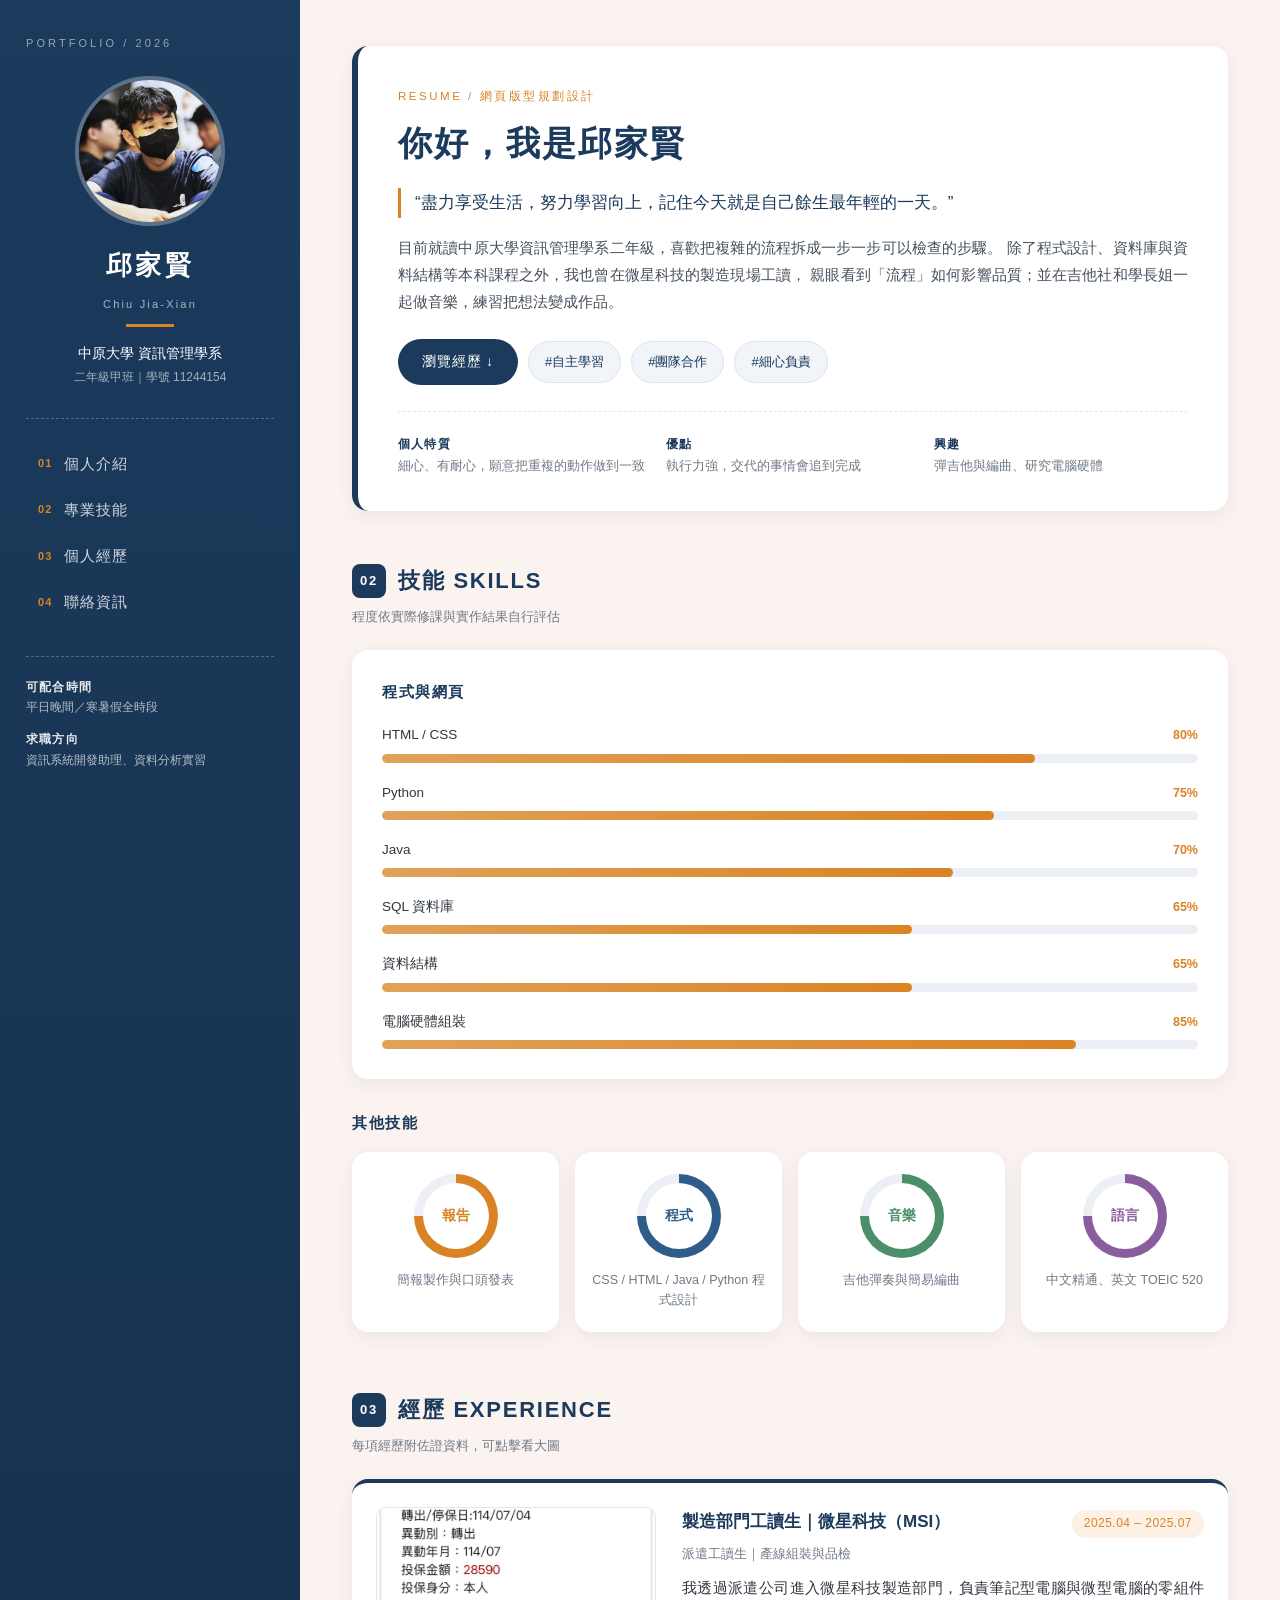
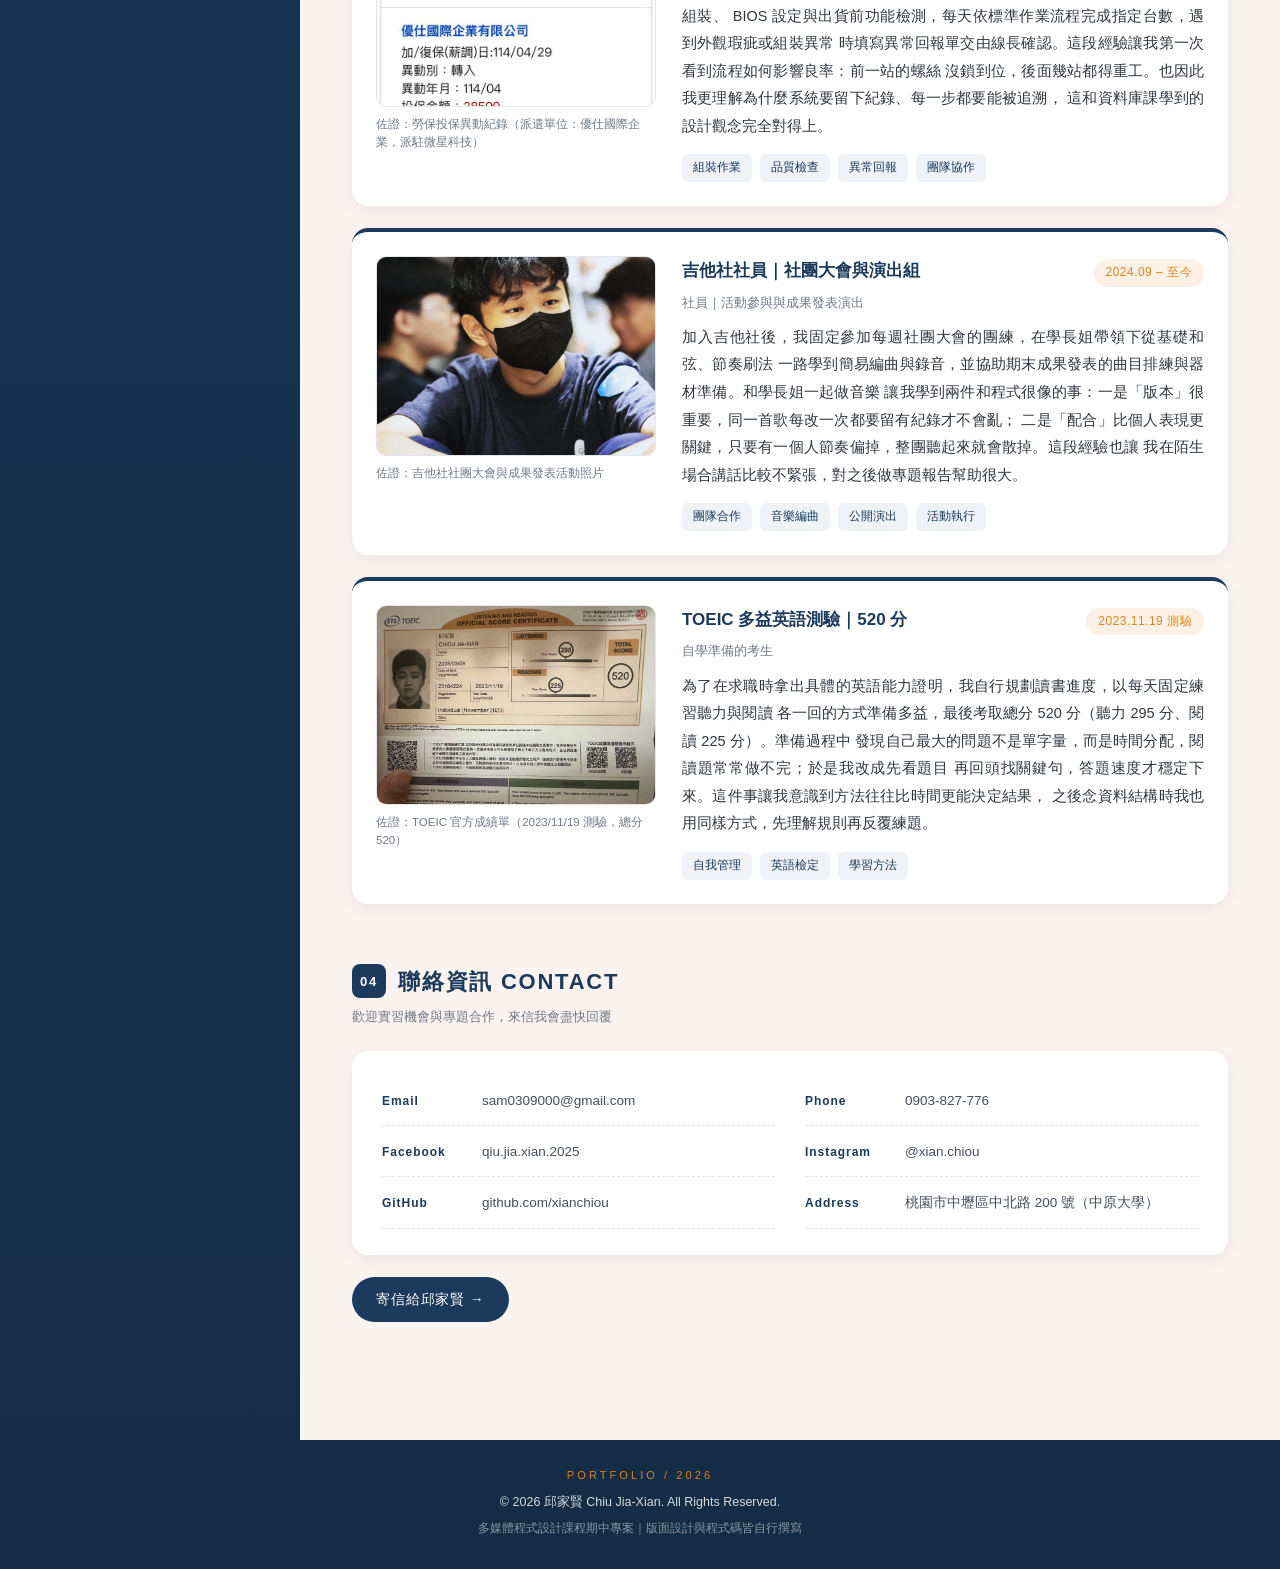
<file: index.html>
<!DOCTYPE html>
<html lang="zh-TW">

<head>
    <meta charset="UTF-8">
    <meta name="viewport" content="width=device-width, initial-scale=1.0">
    <meta name="description" content="邱家賢的個人履歷網站｜中原大學資訊管理學系">
    <meta name="author" content="Chiu Jia-Xian">
    <title>邱家賢 Chiu Jia-Xian｜Portfolio 2026</title>
    <link rel="stylesheet" href="style.css">
</head>

<body class="page">

    <div class="page-body">

        <aside class="sidebar">

            <p class="sidebar-brand">PORTFOLIO / 2026</p>

            <figure class="sidebar-avatar">
                <img src="image/photo_profile.jpg" alt="邱家賢個人照片" width="150" height="150">
            </figure>

            <h1 class="sidebar-name">邱家賢<span>Chiu Jia-Xian</span></h1>
            <p class="sidebar-school">中原大學 資訊管理學系</p>
            <p class="sidebar-info">二年級甲班｜學號 11244154</p>

            <nav class="sidebar-nav" aria-label="頁內導覽">
                <ul>
                    <li><a href="#about"><span class="nav-num">01</span>個人介紹</a></li>
                    <li><a href="#skills"><span class="nav-num">02</span>專業技能</a></li>
                    <li><a href="#experience"><span class="nav-num">03</span>個人經歷</a></li>
                    <li><a href="#contact"><span class="nav-num">04</span>聯絡資訊</a></li>
                </ul>
            </nav>

            <div class="sidebar-extra">
                <p class="sidebar-extra-title">可配合時間</p>
                <p>平日晚間／寒暑假全時段</p>
                <p class="sidebar-extra-title">求職方向</p>
                <p>資訊系統開發助理、資料分析實習</p>
            </div>

        </aside>

        <main class="content">

            <section class="section section-hero" id="about">
                <article class="hero">
                    <p class="hero-eyebrow">RESUME / 網頁版型規劃設計</p>
                    <h2 class="hero-title">你好，我是邱家賢</h2>

                    <p class="hero-slogan">&ldquo;盡力享受生活，努力學習向上，記住今天就是自己餘生最年輕的一天。&rdquo;</p>

                    <p class="hero-intro">
                        目前就讀中原大學資訊管理學系二年級，喜歡把複雜的流程拆成一步一步可以檢查的步驟。
                        除了程式設計、資料庫與資料結構等本科課程之外，我也曾在微星科技的製造現場工讀，
                        親眼看到「流程」如何影響品質；並在吉他社和學長姐一起做音樂，練習把想法變成作品。
                    </p>

                    <div class="hero-actions">
                        <a class="btn-main" href="#experience">瀏覽經歷 ↓</a>
                        <a class="chip" href="#skills">#自主學習</a>
                        <a class="chip" href="#experience">#團隊合作</a>
                        <a class="chip" href="#about">#細心負責</a>
                    </div>

                    <ul class="hero-facts">
                        <li><strong>個人特質</strong>細心、有耐心，願意把重複的動作做到一致</li>
                        <li><strong>優點</strong>執行力強，交代的事情會追到完成</li>
                        <li><strong>興趣</strong>彈吉他與編曲、研究電腦硬體</li>
                    </ul>
                </article>
            </section>

            <section class="section" id="skills">
                <header class="section-head">
                    <h2 class="section-title"><span class="section-num">02</span>技能 SKILLS</h2>
                    <p class="section-desc">程度依實際修課與實作結果自行評估</p>
                </header>

                <article class="skill-panel">
                    <h3 class="panel-title">程式與網頁</h3>

                    <div class="skill-row">
                        <div class="skill-label">
                            <span>HTML / CSS</span>
                            <span class="skill-percent">80%</span>
                        </div>
                        <div class="bar-track"><div class="bar-fill" style="--level: 80%"></div></div>
                    </div>

                    <div class="skill-row">
                        <div class="skill-label">
                            <span>Python</span>
                            <span class="skill-percent">75%</span>
                        </div>
                        <div class="bar-track"><div class="bar-fill" style="--level: 75%"></div></div>
                    </div>

                    <div class="skill-row">
                        <div class="skill-label">
                            <span>Java</span>
                            <span class="skill-percent">70%</span>
                        </div>
                        <div class="bar-track"><div class="bar-fill" style="--level: 70%"></div></div>
                    </div>

                    <div class="skill-row">
                        <div class="skill-label">
                            <span>SQL 資料庫</span>
                            <span class="skill-percent">65%</span>
                        </div>
                        <div class="bar-track"><div class="bar-fill" style="--level: 65%"></div></div>
                    </div>

                    <div class="skill-row">
                        <div class="skill-label">
                            <span>資料結構</span>
                            <span class="skill-percent">65%</span>
                        </div>
                        <div class="bar-track"><div class="bar-fill" style="--level: 65%"></div></div>
                    </div>

                    <div class="skill-row">
                        <div class="skill-label">
                            <span>電腦硬體組裝</span>
                            <span class="skill-percent">85%</span>
                        </div>
                        <div class="bar-track"><div class="bar-fill" style="--level: 85%"></div></div>
                    </div>
                </article>

                <h3 class="panel-title panel-title-out">其他技能</h3>

                <div class="circle-list">
                    <article class="circle-item">
                        <div class="circle" style="--ring-color: #d98324"><span>報告</span></div>
                        <p>簡報製作與口頭發表</p>
                    </article>

                    <article class="circle-item">
                        <div class="circle" style="--ring-color: #2f5d8a"><span>程式</span></div>
                        <p>CSS / HTML / Java / Python 程式設計</p>
                    </article>

                    <article class="circle-item">
                        <div class="circle" style="--ring-color: #4b8f6a"><span>音樂</span></div>
                        <p>吉他彈奏與簡易編曲</p>
                    </article>

                    <article class="circle-item">
                        <div class="circle" style="--ring-color: #8a5d9e"><span>語言</span></div>
                        <p>中文精通、英文 TOEIC 520</p>
                    </article>
                </div>
            </section>

            <section class="section" id="experience">
                <header class="section-head">
                    <h2 class="section-title"><span class="section-num">03</span>經歷 EXPERIENCE</h2>
                    <p class="section-desc">每項經歷附佐證資料，可點擊看大圖</p>
                </header>

                <article class="exp-item">
                    <figure class="exp-figure">
                        <img src="image/proof_insurance.jpg" alt="微星科技派遣工作投保證明" width="420" height="430" loading="lazy">
                        <figcaption>佐證：勞保投保異動紀錄（派遣單位：優仕國際企業，派駐微星科技）</figcaption>
                    </figure>

                    <div class="exp-body">
                        <div class="exp-head">
                            <h3>製造部門工讀生｜微星科技（MSI）</h3>
                            <span class="exp-time">2025.04 – 2025.07</span>
                        </div>
                        <p class="exp-role">派遣工讀生｜產線組裝與品檢</p>
                        <p class="exp-text">
                            我透過派遣公司進入微星科技製造部門，負責筆記型電腦與微型電腦的零組件組裝、
                            BIOS 設定與出貨前功能檢測，每天依標準作業流程完成指定台數，遇到外觀瑕疵或組裝異常
                            時填寫異常回報單交由線長確認。這段經驗讓我第一次看到流程如何影響良率：前一站的螺絲
                            沒鎖到位，後面幾站都得重工。也因此我更理解為什麼系統要留下紀錄、每一步都要能被追溯，
                            這和資料庫課學到的設計觀念完全對得上。
                        </p>
                        <ul class="exp-tags">
                            <li>組裝作業</li>
                            <li>品質檢查</li>
                            <li>異常回報</li>
                            <li>團隊協作</li>
                        </ul>
                    </div>
                </article>

                <article class="exp-item">
                    <figure class="exp-figure">
                        <img src="image/photo_guitar.jpg" alt="吉他社社團大會與成果發表活動照片" width="420" height="315" loading="lazy">
                        <figcaption>佐證：吉他社社團大會與成果發表活動照片</figcaption>
                    </figure>

                    <div class="exp-body">
                        <div class="exp-head">
                            <h3>吉他社社員｜社團大會與演出組</h3>
                            <span class="exp-time">2024.09 – 至今</span>
                        </div>
                        <p class="exp-role">社員｜活動參與與成果發表演出</p>
                        <p class="exp-text">
                            加入吉他社後，我固定參加每週社團大會的團練，在學長姐帶領下從基礎和弦、節奏刷法
                            一路學到簡易編曲與錄音，並協助期末成果發表的曲目排練與器材準備。和學長姐一起做音樂
                            讓我學到兩件和程式很像的事：一是「版本」很重要，同一首歌每改一次都要留有紀錄才不會亂；
                            二是「配合」比個人表現更關鍵，只要有一個人節奏偏掉，整團聽起來就會散掉。這段經驗也讓
                            我在陌生場合講話比較不緊張，對之後做專題報告幫助很大。
                        </p>
                        <ul class="exp-tags">
                            <li>團隊合作</li>
                            <li>音樂編曲</li>
                            <li>公開演出</li>
                            <li>活動執行</li>
                        </ul>
                    </div>
                </article>

                <article class="exp-item">
                    <figure class="exp-figure">
                        <img src="image/cert_toeic.jpg" alt="TOEIC 多益英語測驗成績單" width="420" height="290" loading="lazy">
                        <figcaption>佐證：TOEIC 官方成績單（2023/11/19 測驗，總分 520）</figcaption>
                    </figure>

                    <div class="exp-body">
                        <div class="exp-head">
                            <h3>TOEIC 多益英語測驗｜520 分</h3>
                            <span class="exp-time">2023.11.19 測驗</span>
                        </div>
                        <p class="exp-role">自學準備的考生</p>
                        <p class="exp-text">
                            為了在求職時拿出具體的英語能力證明，我自行規劃讀書進度，以每天固定練習聽力與閱讀
                            各一回的方式準備多益，最後考取總分 520 分（聽力 295 分、閱讀 225 分）。準備過程中
                            發現自己最大的問題不是單字量，而是時間分配，閱讀題常常做不完；於是我改成先看題目
                            再回頭找關鍵句，答題速度才穩定下來。這件事讓我意識到方法往往比時間更能決定結果，
                            之後念資料結構時我也用同樣方式，先理解規則再反覆練題。
                        </p>
                        <ul class="exp-tags">
                            <li>自我管理</li>
                            <li>英語檢定</li>
                            <li>學習方法</li>
                        </ul>
                    </div>
                </article>
            </section>

            <section class="section" id="contact">
                <header class="section-head">
                    <h2 class="section-title"><span class="section-num">04</span>聯絡資訊 CONTACT</h2>
                    <p class="section-desc">歡迎實習機會與專題合作，來信我會盡快回覆</p>
                </header>

                <div class="contact-box">
                    <div class="contact-item">
                        <span class="contact-key">Email</span>
                        <a class="contact-value" href="mailto:sam0309000@gmail.com">sam0309000@gmail.com</a>
                    </div>

                    <div class="contact-item">
                        <span class="contact-key">Phone</span>
                        <a class="contact-value" href="tel:+886903827776">0903-827-776</a>
                    </div>

                    <div class="contact-item">
                        <span class="contact-key">Facebook</span>
                        <a class="contact-value" href="https://www.facebook.com/qiu.jia.xian.2025" target="_blank" rel="noopener noreferrer">qiu.jia.xian.2025</a>
                    </div>

                    <div class="contact-item">
                        <span class="contact-key">Instagram</span>
                        <a class="contact-value" href="https://www.instagram.com/xian.chiou/" target="_blank" rel="noopener noreferrer">@xian.chiou</a>
                    </div>

                    <div class="contact-item">
                        <span class="contact-key">GitHub</span>
                        <a class="contact-value" href="https://github.com/xianchiou" target="_blank" rel="noopener noreferrer">github.com/xianchiou</a>
                    </div>

                    <div class="contact-item">
                        <span class="contact-key">Address</span>
                        <span class="contact-value">桃園市中壢區中北路 200 號（中原大學）</span>
                    </div>
                </div>

                <a class="btn-main btn-mail" href="mailto:sam0309000@gmail.com">寄信給邱家賢 →</a>
            </section>

        </main>

    </div>

    <footer class="site-footer">
        <p class="footer-brand">PORTFOLIO / 2026</p>
        <p>&copy; 2026 邱家賢 Chiu Jia-Xian. All Rights Reserved.</p>
        <p class="footer-note">多媒體程式設計課程期中專案｜版面設計與程式碼皆自行撰寫</p>
    </footer>

</body>

</html>
</file>
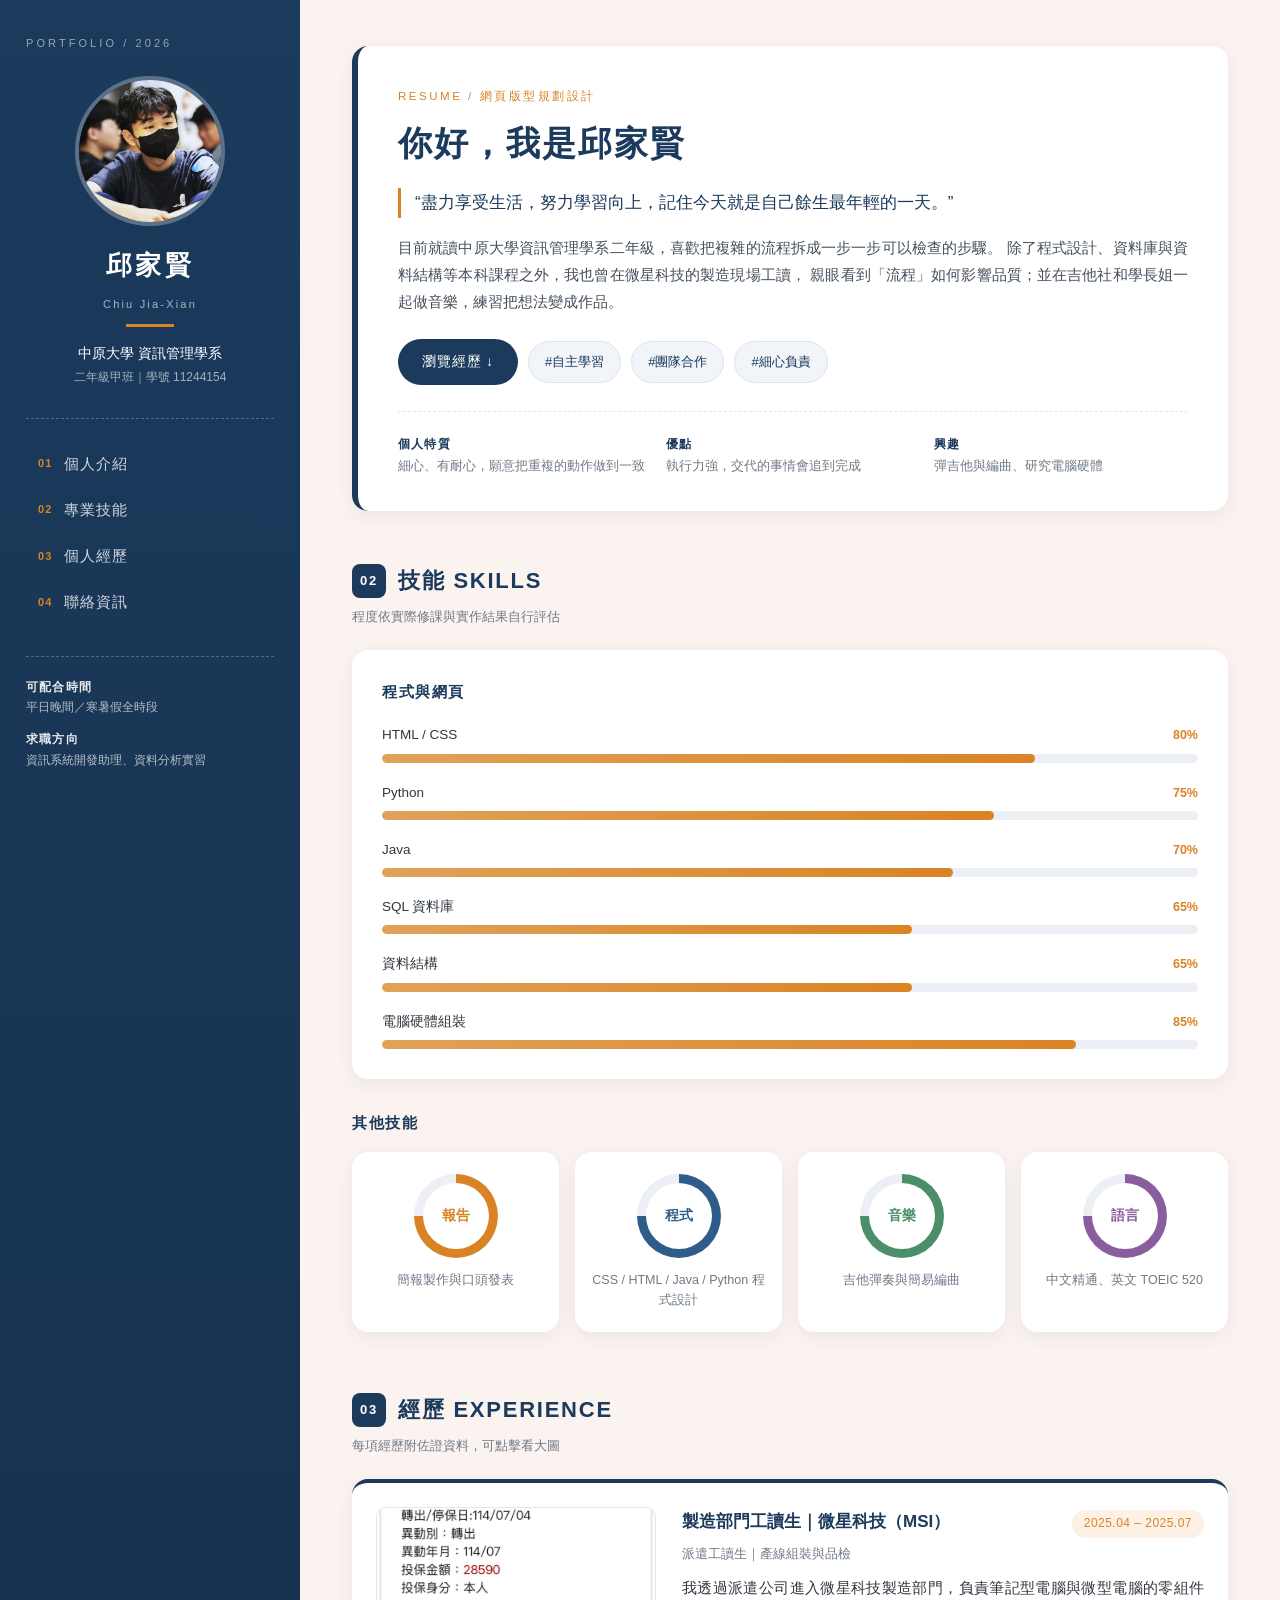
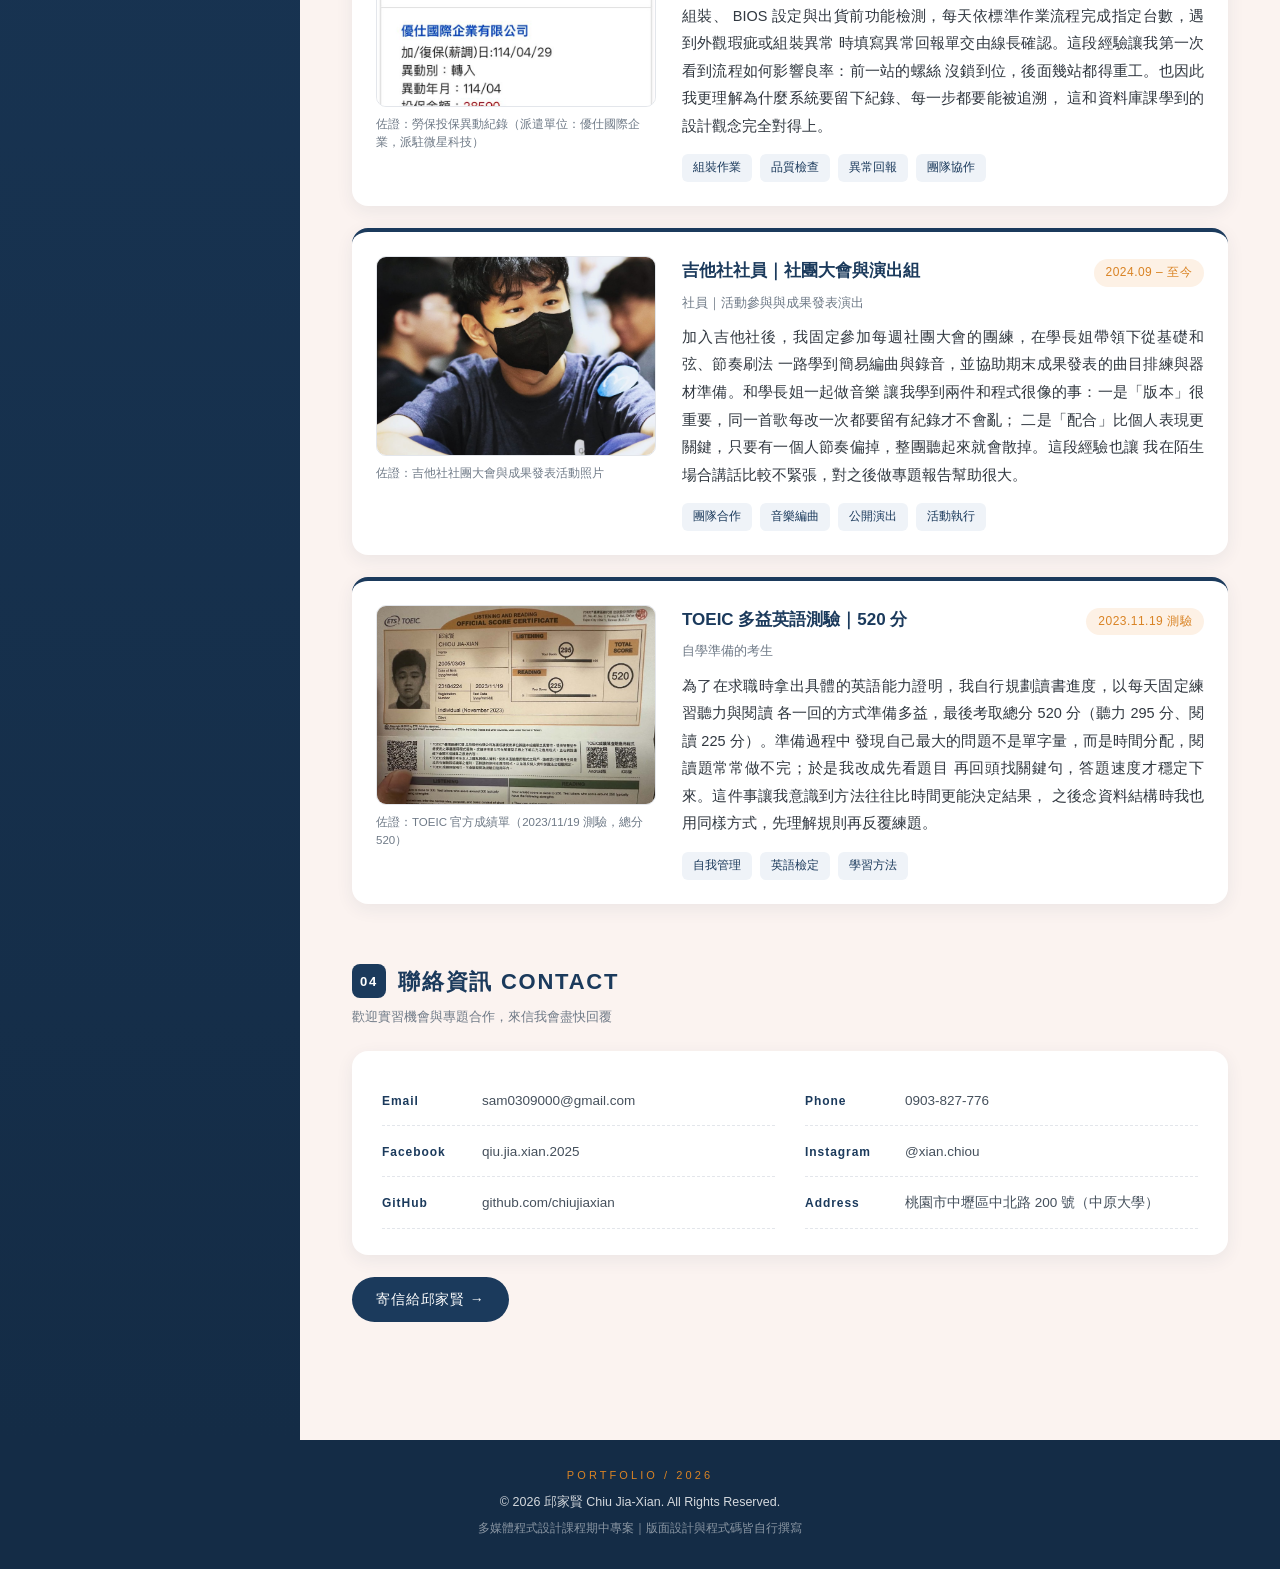
<file: profile-website/profile-website/index.html>
<!DOCTYPE html>
<html lang="zh-TW">

<head>
    <meta charset="UTF-8">
    <meta name="viewport" content="width=device-width, initial-scale=1.0">
    <meta name="description" content="邱家賢的個人履歷網站｜中原大學資訊管理學系">
    <meta name="author" content="Chiu Jia-Xian">
    <title>邱家賢 Chiu Jia-Xian｜Portfolio 2026</title>
    <link rel="stylesheet" href="style.css">
</head>

<body class="page">

    <!-- ===== 頁面主體：左側邊欄 + 右側內容區 ===== -->
    <div class="page-body">

        <!-- ===== 左側邊欄 Aside：頭像、姓名、學校系所、導覽列 ===== -->
        <aside class="sidebar">

            <p class="sidebar-brand">PORTFOLIO / 2026</p>

            <figure class="sidebar-avatar">
                <img src="image/photo_profile.jpg" alt="邱家賢個人照片" width="150" height="150">
            </figure>

            <h1 class="sidebar-name">邱家賢<span>Chiu Jia-Xian</span></h1>
            <p class="sidebar-school">中原大學 資訊管理學系</p>
            <p class="sidebar-info">二年級甲班｜學號 11244154</p>

            <!-- 導覽列：編號 01-04，連至頁內各區塊 -->
            <nav class="sidebar-nav" aria-label="頁內導覽">
                <ul>
                    <li><a href="#about"><span class="nav-num">01</span>個人介紹</a></li>
                    <li><a href="#skills"><span class="nav-num">02</span>專業技能</a></li>
                    <li><a href="#experience"><span class="nav-num">03</span>個人經歷</a></li>
                    <li><a href="#contact"><span class="nav-num">04</span>聯絡資訊</a></li>
                </ul>
            </nav>

            <div class="sidebar-extra">
                <p class="sidebar-extra-title">可配合時間</p>
                <p>平日晚間／寒暑假全時段</p>
                <p class="sidebar-extra-title">求職方向</p>
                <p>資訊系統開發助理、資料分析實習</p>
            </div>

        </aside>

        <!-- ===== 右側主要內容 Main ===== -->
        <main class="content">

            <!-- ----- 01 個人介紹 ----- -->
            <section class="section section-hero" id="about">
                <article class="hero">
                    <p class="hero-eyebrow">RESUME / 網頁版型規劃設計</p>
                    <h2 class="hero-title">你好，我是邱家賢</h2>

                    <p class="hero-slogan">&ldquo;盡力享受生活，努力學習向上，記住今天就是自己餘生最年輕的一天。&rdquo;</p>

                    <p class="hero-intro">
                        目前就讀中原大學資訊管理學系二年級，喜歡把複雜的流程拆成一步一步可以檢查的步驟。
                        除了程式設計、資料庫與資料結構等本科課程之外，我也曾在微星科技的製造現場工讀，
                        親眼看到「流程」如何影響品質；並在吉他社和學長姐一起做音樂，練習把想法變成作品。
                    </p>

                    <div class="hero-actions">
                        <a class="btn-main" href="#experience">瀏覽經歷 ↓</a>
                        <a class="chip" href="#skills">#自主學習</a>
                        <a class="chip" href="#experience">#團隊合作</a>
                        <a class="chip" href="#about">#細心負責</a>
                    </div>

                    <ul class="hero-facts">
                        <li><strong>個人特質</strong>細心、有耐心，願意把重複的動作做到一致</li>
                        <li><strong>優點</strong>執行力強，交代的事情會追到完成</li>
                        <li><strong>興趣</strong>彈吉他與編曲、研究電腦硬體</li>
                    </ul>
                </article>
            </section>

            <!-- ----- 02 專業技能 ----- -->
            <section class="section" id="skills">
                <header class="section-head">
                    <h2 class="section-title"><span class="section-num">02</span>技能 SKILLS</h2>
                    <p class="section-desc">程度依實際修課與實作結果自行評估</p>
                </header>

                <article class="skill-panel">
                    <h3 class="panel-title">程式與網頁</h3>

                    <!-- 橫條進度條：寬度由 style.css 的 --level 控制 -->
                    <div class="skill-row">
                        <div class="skill-label">
                            <span>HTML / CSS</span>
                            <span class="skill-percent">80%</span>
                        </div>
                        <div class="bar-track"><div class="bar-fill" style="--level: 80%"></div></div>
                    </div>

                    <div class="skill-row">
                        <div class="skill-label">
                            <span>Python</span>
                            <span class="skill-percent">75%</span>
                        </div>
                        <div class="bar-track"><div class="bar-fill" style="--level: 75%"></div></div>
                    </div>

                    <div class="skill-row">
                        <div class="skill-label">
                            <span>Java</span>
                            <span class="skill-percent">70%</span>
                        </div>
                        <div class="bar-track"><div class="bar-fill" style="--level: 70%"></div></div>
                    </div>

                    <div class="skill-row">
                        <div class="skill-label">
                            <span>SQL 資料庫</span>
                            <span class="skill-percent">65%</span>
                        </div>
                        <div class="bar-track"><div class="bar-fill" style="--level: 65%"></div></div>
                    </div>

                    <div class="skill-row">
                        <div class="skill-label">
                            <span>資料結構</span>
                            <span class="skill-percent">65%</span>
                        </div>
                        <div class="bar-track"><div class="bar-fill" style="--level: 65%"></div></div>
                    </div>

                    <div class="skill-row">
                        <div class="skill-label">
                            <span>電腦硬體組裝</span>
                            <span class="skill-percent">85%</span>
                        </div>
                        <div class="bar-track"><div class="bar-fill" style="--level: 85%"></div></div>
                    </div>
                </article>

                <h3 class="panel-title panel-title-out">其他技能</h3>

                <!-- 其他技能：CSS 圓形圖示 -->
                <div class="circle-list">
                    <article class="circle-item">
                        <div class="circle" style="--ring-color: #d98324"><span>報告</span></div>
                        <p>簡報製作與口頭發表</p>
                    </article>

                    <article class="circle-item">
                        <div class="circle" style="--ring-color: #2f5d8a"><span>程式</span></div>
                        <p>CSS / HTML / Java / Python 程式設計</p>
                    </article>

                    <article class="circle-item">
                        <div class="circle" style="--ring-color: #4b8f6a"><span>音樂</span></div>
                        <p>吉他彈奏與簡易編曲</p>
                    </article>

                    <article class="circle-item">
                        <div class="circle" style="--ring-color: #8a5d9e"><span>語言</span></div>
                        <p>中文精通、英文 TOEIC 520</p>
                    </article>
                </div>
            </section>

            <!-- ----- 03 個人經歷 ----- -->
            <section class="section" id="experience">
                <header class="section-head">
                    <h2 class="section-title"><span class="section-num">03</span>經歷 EXPERIENCE</h2>
                    <p class="section-desc">每項經歷附佐證資料，可點擊看大圖</p>
                </header>

                <article class="exp-item">
                    <figure class="exp-figure">
                        <img src="image/proof_insurance.jpg" alt="微星科技派遣工作投保證明" width="420" height="430" loading="lazy">
                        <figcaption>佐證：勞保投保異動紀錄（派遣單位：優仕國際企業，派駐微星科技）</figcaption>
                    </figure>

                    <div class="exp-body">
                        <div class="exp-head">
                            <h3>製造部門工讀生｜微星科技（MSI）</h3>
                            <span class="exp-time">2025.04 – 2025.07</span>
                        </div>
                        <p class="exp-role">派遣工讀生｜產線組裝與品檢</p>
                        <p class="exp-text">
                            我透過派遣公司進入微星科技製造部門，負責筆記型電腦與微型電腦的零組件組裝、
                            BIOS 設定與出貨前功能檢測，每天依標準作業流程完成指定台數，遇到外觀瑕疵或組裝異常
                            時填寫異常回報單交由線長確認。這段經驗讓我第一次看到流程如何影響良率：前一站的螺絲
                            沒鎖到位，後面幾站都得重工。也因此我更理解為什麼系統要留下紀錄、每一步都要能被追溯，
                            這和資料庫課學到的設計觀念完全對得上。
                        </p>
                        <ul class="exp-tags">
                            <li>組裝作業</li>
                            <li>品質檢查</li>
                            <li>異常回報</li>
                            <li>團隊協作</li>
                        </ul>
                    </div>
                </article>

                <article class="exp-item">
                    <figure class="exp-figure">
                        <img src="image/photo_guitar.jpg" alt="吉他社社團大會與成果發表活動照片" width="420" height="315" loading="lazy">
                        <figcaption>佐證：吉他社社團大會與成果發表活動照片</figcaption>
                    </figure>

                    <div class="exp-body">
                        <div class="exp-head">
                            <h3>吉他社社員｜社團大會與演出組</h3>
                            <span class="exp-time">2024.09 – 至今</span>
                        </div>
                        <p class="exp-role">社員｜活動參與與成果發表演出</p>
                        <p class="exp-text">
                            加入吉他社後，我固定參加每週社團大會的團練，在學長姐帶領下從基礎和弦、節奏刷法
                            一路學到簡易編曲與錄音，並協助期末成果發表的曲目排練與器材準備。和學長姐一起做音樂
                            讓我學到兩件和程式很像的事：一是「版本」很重要，同一首歌每改一次都要留有紀錄才不會亂；
                            二是「配合」比個人表現更關鍵，只要有一個人節奏偏掉，整團聽起來就會散掉。這段經驗也讓
                            我在陌生場合講話比較不緊張，對之後做專題報告幫助很大。
                        </p>
                        <ul class="exp-tags">
                            <li>團隊合作</li>
                            <li>音樂編曲</li>
                            <li>公開演出</li>
                            <li>活動執行</li>
                        </ul>
                    </div>
                </article>

                <article class="exp-item">
                    <figure class="exp-figure">
                        <img src="image/cert_toeic.jpg" alt="TOEIC 多益英語測驗成績單" width="420" height="290" loading="lazy">
                        <figcaption>佐證：TOEIC 官方成績單（2023/11/19 測驗，總分 520）</figcaption>
                    </figure>

                    <div class="exp-body">
                        <div class="exp-head">
                            <h3>TOEIC 多益英語測驗｜520 分</h3>
                            <span class="exp-time">2023.11.19 測驗</span>
                        </div>
                        <p class="exp-role">自學準備的考生</p>
                        <p class="exp-text">
                            為了在求職時拿出具體的英語能力證明，我自行規劃讀書進度，以每天固定練習聽力與閱讀
                            各一回的方式準備多益，最後考取總分 520 分（聽力 295 分、閱讀 225 分）。準備過程中
                            發現自己最大的問題不是單字量，而是時間分配，閱讀題常常做不完；於是我改成先看題目
                            再回頭找關鍵句，答題速度才穩定下來。這件事讓我意識到方法往往比時間更能決定結果，
                            之後念資料結構時我也用同樣方式，先理解規則再反覆練題。
                        </p>
                        <ul class="exp-tags">
                            <li>自我管理</li>
                            <li>英語檢定</li>
                            <li>學習方法</li>
                        </ul>
                    </div>
                </article>
            </section>

            <!-- ----- 04 聯絡資訊 ----- -->
            <section class="section" id="contact">
                <header class="section-head">
                    <h2 class="section-title"><span class="section-num">04</span>聯絡資訊 CONTACT</h2>
                    <p class="section-desc">歡迎實習機會與專題合作，來信我會盡快回覆</p>
                </header>

                <div class="contact-box">
                    <div class="contact-item">
                        <span class="contact-key">Email</span>
                        <a class="contact-value" href="mailto:sam0309000@gmail.com">sam0309000@gmail.com</a>
                    </div>

                    <div class="contact-item">
                        <span class="contact-key">Phone</span>
                        <a class="contact-value" href="tel:+886903827776">0903-827-776</a>
                    </div>

                    <div class="contact-item">
                        <span class="contact-key">Facebook</span>
                        <a class="contact-value" href="https://www.facebook.com/qiu.jia.xian.2025" target="_blank" rel="noopener noreferrer">qiu.jia.xian.2025</a>
                    </div>

                    <div class="contact-item">
                        <span class="contact-key">Instagram</span>
                        <a class="contact-value" href="https://www.instagram.com/xian.chiou/" target="_blank" rel="noopener noreferrer">@xian.chiou</a>
                    </div>

                    <div class="contact-item">
                        <span class="contact-key">GitHub</span>
                        <a class="contact-value" href="https://github.com/" target="_blank" rel="noopener noreferrer">github.com/chiujiaxian</a>
                    </div>

                    <div class="contact-item">
                        <span class="contact-key">Address</span>
                        <span class="contact-value">桃園市中壢區中北路 200 號（中原大學）</span>
                    </div>
                </div>

                <a class="btn-main btn-mail" href="mailto:sam0309000@gmail.com">寄信給邱家賢 →</a>
            </section>

        </main>

    </div>

    <!-- ===== 頁尾 Footer ===== -->
    <footer class="site-footer">
        <p class="footer-brand">PORTFOLIO / 2026</p>
        <p>&copy; 2026 邱家賢 Chiu Jia-Xian. All Rights Reserved.</p>
        <p class="footer-note">多媒體程式設計課程期中專案｜版面設計與程式碼皆自行撰寫</p>
    </footer>

</body>

</html>
</file>
<file: style.css>
/* =========================================================
   個人履歷網站 樣式表（側邊欄 + 內容區 兩欄式版型）
   作者：邱家賢 11244154
   說明：版面依自行繪製的線框圖規劃，未使用任何網路模板
   ========================================================= */

/* ---------- 1. 變數與全域設定 ---------- */
:root {
    --navy: #1b3a5c;
    --navy-deep: #142c46;
    --orange: #d98324;
    --text: #313840;
    --muted: #6f7a87;
    --line: #e3e6eb;
    --pink-bg: #fbf3f0;
    --card: #ffffff;
    --sidebar-width: 300px;
    --shadow: 0 5px 18px rgba(27, 58, 92, 0.07);
    --shadow-hover: 0 14px 32px rgba(27, 58, 92, 0.16);
}

* {
    margin: 0;
    padding: 0;
    box-sizing: border-box;
}

html {
    /* [特效] 點擊導覽連結時平滑捲動到該區塊 — 使用 scroll-behavior:smooth */
    scroll-behavior: smooth;
    scroll-padding-top: 24px;
}

body {
    font-family: "Noto Sans TC", "Microsoft JhengHei", "PingFang TC", sans-serif;
    font-size: 16px;
    line-height: 1.8;
    color: var(--text);
    background-color: var(--pink-bg);
}

img {
    display: block;
    max-width: 100%;
    height: auto;
}

ul {
    list-style: none;
}

a {
    color: inherit;
    text-decoration: none;
}


/* ---------- 2. 整體頁面骨架 ---------- */
.page-body {
    display: flex;
    align-items: stretch;
    min-height: 100vh;
}


/* ---------- 3. 左側邊欄 ---------- */
.sidebar {
    flex: 0 0 var(--sidebar-width);
    width: var(--sidebar-width);
    padding: 34px 26px 40px;
    background: linear-gradient(180deg, var(--navy) 0%, var(--navy-deep) 100%);
    color: #ffffff;
}

.sidebar-brand {
    font-size: 11px;
    letter-spacing: 0.28em;
    color: rgba(255, 255, 255, 0.55);
}

.sidebar-avatar {
    margin: 22px 0 16px;
    text-align: center;
}

.sidebar-avatar img {
    width: 150px;
    height: 150px;
    margin: 0 auto;
    object-fit: cover;
    border-radius: 50%;
    border: 4px solid rgba(255, 255, 255, 0.28);
    /* [特效] 滑鼠移到頭像時輕微放大並轉為橘色外框 — 使用 transition + transform:scale */
    transition: transform 0.4s ease, border-color 0.4s ease;
}

/* [特效] 頭像 hover 放大、外框變橘色 */
.sidebar-avatar img:hover {
    transform: scale(1.06);
    border-color: var(--orange);
}

.sidebar-name {
    font-size: 26px;
    font-weight: 700;
    letter-spacing: 0.12em;
    text-align: center;
}

/* [特效] 姓名下方橘色短線以 scaleX 動畫由中間展開 — 使用 animation + keyframes */
.sidebar-name::after {
    content: "";
    display: block;
    width: 48px;
    height: 3px;
    margin: 10px auto 0;
    background-color: var(--orange);
    animation: line-grow 1s ease-out both;
}

@keyframes line-grow {
    from {
        transform: scaleX(0);
    }

    to {
        transform: scaleX(1);
    }
}

.sidebar-name span {
    display: block;
    margin-top: 6px;
    font-size: 11px;
    font-weight: 400;
    letter-spacing: 0.2em;
    color: rgba(255, 255, 255, 0.62);
}

.sidebar-school {
    margin-top: 14px;
    font-size: 14px;
    text-align: center;
}

.sidebar-info {
    font-size: 12px;
    text-align: center;
    color: rgba(255, 255, 255, 0.6);
}

/* 導覽列：垂直排列的編號清單 */
.sidebar-nav {
    margin-top: 30px;
    padding-top: 22px;
    border-top: 1px dashed rgba(255, 255, 255, 0.25);
}

.sidebar-nav a {
    display: flex;
    align-items: center;
    gap: 12px;
    padding: 10px 12px;
    font-size: 14.5px;
    letter-spacing: 0.06em;
    border-radius: 8px;
    color: rgba(255, 255, 255, 0.8);
    /* [特效] 導覽項目 hover 時底色滑入並往右位移 — 使用 transition + transform:translateX */
    transition: background-color 0.3s ease, color 0.3s ease, transform 0.3s ease;
}

.nav-num {
    font-size: 11px;
    font-weight: 700;
    letter-spacing: 0.1em;
    color: var(--orange);
}

/* [特效] 導覽項目 hover 時背景變亮、文字右移 */
.sidebar-nav a:hover,
.sidebar-nav a:focus {
    background-color: rgba(255, 255, 255, 0.12);
    color: #ffffff;
    transform: translateX(6px);
}

.sidebar-extra {
    margin-top: 30px;
    padding-top: 20px;
    font-size: 12px;
    line-height: 1.7;
    color: rgba(255, 255, 255, 0.68);
    border-top: 1px dashed rgba(255, 255, 255, 0.25);
}

.sidebar-extra-title {
    margin-top: 12px;
    font-weight: 700;
    letter-spacing: 0.1em;
    color: rgba(255, 255, 255, 0.9);
}

.sidebar-extra-title:first-child {
    margin-top: 0;
}


/* ---------- 4. 右側內容區 ---------- */
.content {
    flex: 1;
    min-width: 0;
    padding: 46px 52px 60px;
    background-color: var(--pink-bg);
}

.section {
    margin-bottom: 58px;
}

.section-head {
    margin-bottom: 22px;
}

.section-title {
    display: flex;
    align-items: center;
    gap: 12px;
    font-size: 22px;
    font-weight: 700;
    letter-spacing: 0.08em;
    color: var(--navy);
}

.section-num {
    display: inline-flex;
    align-items: center;
    justify-content: center;
    width: 34px;
    height: 34px;
    font-size: 13px;
    color: #ffffff;
    background-color: var(--navy);
    border-radius: 8px;
    /* [特效] hover 區塊標題時編號方塊旋轉 45 度 — 使用 transition + transform */
    transition: transform 0.4s ease, background-color 0.4s ease;
}

.section-title:hover .section-num {
    background-color: var(--orange);
    transform: rotate(45deg);
}

.section-desc {
    margin-top: 4px;
    font-size: 13px;
    color: var(--muted);
}


/* ---------- 5. 個人介紹橫幅 ---------- */
.section-hero {
    margin-bottom: 50px;
}

.hero {
    padding: 40px 40px 34px;
    background-color: var(--card);
    border-radius: 16px;
    border-left: 6px solid var(--navy);
    box-shadow: var(--shadow);
}

.hero-eyebrow {
    font-size: 11.5px;
    letter-spacing: 0.22em;
    color: var(--orange);
}

.hero-title {
    margin-top: 6px;
    font-size: 34px;
    font-weight: 700;
    letter-spacing: 0.06em;
    color: var(--navy);
}

.hero-slogan {
    margin: 14px 0 16px;
    padding-left: 14px;
    font-size: 17px;
    font-weight: 500;
    color: var(--navy);
    border-left: 3px solid var(--orange);
}

.hero-intro {
    font-size: 15px;
    text-align: justify;
    color: #45505c;
}

.hero-actions {
    display: flex;
    flex-wrap: wrap;
    align-items: center;
    gap: 10px;
    margin-top: 24px;
}

.btn-main {
    display: inline-block;
    padding: 10px 24px;
    font-size: 14px;
    letter-spacing: 0.06em;
    color: #ffffff;
    background-color: var(--navy);
    border-radius: 999px;
    /* [特效] 按鈕 hover 上浮並放大 — 使用 transition + transform:translateY/scale */
    transition: background-color 0.3s ease, transform 0.3s ease, box-shadow 0.3s ease;
}

.btn-main:hover {
    background-color: var(--orange);
    transform: translateY(-3px) scale(1.03);
    box-shadow: 0 10px 20px rgba(217, 131, 36, 0.32);
}

.chip {
    padding: 8px 16px;
    font-size: 13px;
    color: var(--navy);
    background-color: #f1f4f8;
    border: 1px solid #dde4ec;
    border-radius: 999px;
    transition: background-color 0.28s ease, color 0.28s ease, transform 0.28s ease;
}

/* [特效] hashtag 標籤 hover 反白並上移 */
.chip:hover {
    color: #ffffff;
    background-color: var(--navy);
    transform: translateY(-3px);
}

.hero-facts {
    display: grid;
    grid-template-columns: repeat(3, 1fr);
    gap: 14px;
    margin-top: 26px;
    padding-top: 22px;
    border-top: 1px dashed var(--line);
}

.hero-facts li {
    font-size: 12.5px;
    line-height: 1.7;
    color: var(--muted);
}

.hero-facts strong {
    display: block;
    margin-bottom: 2px;
    font-size: 12px;
    letter-spacing: 0.1em;
    color: var(--navy);
}


/* ---------- 6. 技能區 ---------- */
.skill-panel {
    padding: 28px 30px 12px;
    background-color: var(--card);
    border-radius: 16px;
    box-shadow: var(--shadow);
}

.panel-title {
    margin-bottom: 18px;
    font-size: 15px;
    letter-spacing: 0.1em;
    color: var(--navy);
}

.panel-title-out {
    margin: 30px 0 16px;
}

.skill-row {
    margin-bottom: 18px;
}

.skill-label {
    display: flex;
    justify-content: space-between;
    align-items: baseline;
    margin-bottom: 6px;
    font-size: 13.5px;
}

.skill-percent {
    font-size: 12.5px;
    font-weight: 700;
    color: var(--orange);
}

.bar-track {
    height: 9px;
    background-color: #eceff3;
    border-radius: 999px;
    overflow: hidden;
}

.bar-fill {
    width: var(--level);
    height: 100%;
    background: linear-gradient(90deg, #e0a259 0%, var(--orange) 100%);
    border-radius: 999px;
    /* [特效] 技能進度條載入時從左往右長出 — 使用 animation + keyframes */
    animation: grow-bar 1.3s cubic-bezier(0.22, 1, 0.36, 1) both;
}

@keyframes grow-bar {
    from {
        transform: scaleX(0);
        transform-origin: left center;
    }

    to {
        transform: scaleX(1);
        transform-origin: left center;
    }
}

/* 其他技能圓形圖示 */
.circle-list {
    display: grid;
    grid-template-columns: repeat(4, 1fr);
    gap: 16px;
}

.circle-item {
    padding: 22px 12px;
    text-align: center;
    background-color: var(--card);
    border-radius: 16px;
    box-shadow: var(--shadow);
    transition: transform 0.32s ease, box-shadow 0.32s ease;
}

.circle-item:hover {
    transform: translateY(-5px);
    box-shadow: var(--shadow-hover);
}

.circle {
    position: relative;
    width: 84px;
    height: 84px;
    margin: 0 auto 12px;
    display: flex;
    align-items: center;
    justify-content: center;
    border-radius: 50%;
    /* 以 conic-gradient 畫出 3/4 圓環，不使用任何圖片 */
    background: conic-gradient(var(--ring-color) 0 75%, #eceff3 75% 100%);
    /* [特效] 滑鼠移到圓形圖示時旋轉並放大 — 使用 transition + transform:rotate/scale */
    transition: transform 0.45s ease;
}

.circle::after {
    content: "";
    position: absolute;
    inset: 9px;
    background-color: var(--card);
    border-radius: 50%;
}

.circle span {
    position: relative;
    z-index: 1;
    font-size: 14px;
    font-weight: 700;
    color: var(--ring-color);
}

/* [特效] 圓形圖示 hover 旋轉 180 度並放大 */
.circle:hover {
    transform: rotate(180deg) scale(1.08);
}

.circle:hover span {
    /* 反向旋轉讓文字保持正向 */
    transform: rotate(-180deg);
    transition: transform 0.45s ease;
}

.circle-item p {
    font-size: 12.5px;
    line-height: 1.6;
    color: var(--muted);
}


/* ---------- 7. 經歷區 ---------- */
.exp-item {
    display: flex;
    gap: 26px;
    margin-bottom: 22px;
    padding: 24px;
    background-color: var(--card);
    border-radius: 16px;
    box-shadow: var(--shadow);
    border-top: 4px solid var(--navy);
    /* [特效] 經歷卡片 hover 上浮 — 使用 transition + transform:translateY */
    transition: transform 0.35s ease, box-shadow 0.35s ease;
}

.exp-item:hover {
    transform: translateY(-5px);
    box-shadow: var(--shadow-hover);
}

.exp-figure {
    flex: 0 0 280px;
}

.exp-figure img {
    width: 100%;
    height: 200px;
    object-fit: cover;
    border-radius: 10px;
    border: 1px solid var(--line);
    background-color: #f3f5f8;
    cursor: zoom-in;
    transition: transform 0.4s ease, filter 0.4s ease;
}

/* [特效] 佐證圖片 hover 放大並提高對比，提示可點擊 */
.exp-figure img:hover {
    transform: scale(1.03);
    filter: contrast(1.05);
}

.exp-figure figcaption {
    margin-top: 8px;
    font-size: 11.5px;
    line-height: 1.6;
    color: var(--muted);
}

.exp-body {
    flex: 1;
    min-width: 0;
}

.exp-head {
    display: flex;
    flex-wrap: wrap;
    align-items: baseline;
    justify-content: space-between;
    gap: 8px;
}

.exp-head h3 {
    font-size: 17px;
    color: var(--navy);
}

.exp-time {
    padding: 3px 12px;
    font-size: 12px;
    letter-spacing: 0.04em;
    color: var(--orange);
    background-color: #fdf1e5;
    border-radius: 999px;
}

.exp-role {
    margin: 4px 0 10px;
    font-size: 13px;
    color: var(--muted);
}

.exp-text {
    font-size: 14.5px;
    line-height: 1.9;
    text-align: justify;
}

.exp-tags {
    display: flex;
    flex-wrap: wrap;
    gap: 8px;
    margin-top: 14px;
}

.exp-tags li {
    padding: 3px 11px;
    font-size: 12px;
    color: var(--navy);
    background-color: #eff3f8;
    border-radius: 6px;
}


/* ---------- 8. 聯絡資訊區 ---------- */
.contact-box {
    display: grid;
    grid-template-columns: repeat(2, 1fr);
    gap: 2px 30px;
    padding: 26px 30px;
    background-color: var(--card);
    border-radius: 16px;
    box-shadow: var(--shadow);
}

.contact-item {
    display: flex;
    align-items: baseline;
    gap: 14px;
    padding: 12px 0;
    border-bottom: 1px dashed var(--line);
}

.contact-key {
    flex: 0 0 86px;
    font-size: 12px;
    font-weight: 700;
    letter-spacing: 0.08em;
    color: var(--navy);
}

.contact-value {
    font-size: 13.5px;
    word-break: break-all;
    color: #45505c;
    /* [特效] Email / 社群連結 hover 出現底線動畫 — 使用 background-size + transition */
    background-image: linear-gradient(var(--orange), var(--orange));
    background-repeat: no-repeat;
    background-position: 0 100%;
    background-size: 0 2px;
    transition: background-size 0.35s ease, color 0.35s ease;
}

/* [特效] 連結 hover 時底線由左至右展開 */
.contact-value:hover {
    color: var(--orange);
    background-size: 100% 2px;
}

.btn-mail {
    margin-top: 22px;
}


/* ---------- 9. 頁尾 Footer ---------- */
.site-footer {
    padding: 26px 30px 30px;
    text-align: center;
    font-size: 12.5px;
    color: rgba(255, 255, 255, 0.82);
    background-color: var(--navy-deep);
}

.footer-brand {
    margin-bottom: 6px;
    font-size: 11px;
    letter-spacing: 0.28em;
    color: var(--orange);
}

.footer-note {
    margin-top: 4px;
    font-size: 11.5px;
    color: rgba(255, 255, 255, 0.5);
}


/* ---------- 10. 響應式設計（平板 / 手機） ---------- */
@media screen and (max-width: 1024px) {
    :root {
        --sidebar-width: 250px;
    }

    .content {
        padding: 34px 30px 46px;
    }

    .hero-title {
        font-size: 28px;
    }

    .circle-list {
        grid-template-columns: repeat(2, 1fr);
    }
}

@media screen and (max-width: 760px) {
    /* 螢幕變窄時改為上下排列：側邊欄在上、內容在下 */
    .page-body {
        display: block;
    }

    .sidebar {
        width: 100%;
        padding: 28px 22px 24px;
        text-align: center;
    }

    .sidebar-avatar img {
        width: 120px;
        height: 120px;
    }

    .sidebar-nav {
        margin-top: 22px;
        padding-top: 18px;
    }

    .sidebar-nav ul {
        display: flex;
        flex-wrap: wrap;
        justify-content: center;
        gap: 8px;
    }

    .sidebar-nav a {
        padding: 8px 14px;
        font-size: 13px;
        background-color: rgba(255, 255, 255, 0.1);
    }

    .sidebar-extra {
        display: none;
    }

    .content {
        padding: 26px 18px 40px;
    }

    .hero {
        padding: 26px 22px;
    }

    .hero-title {
        font-size: 24px;
    }

    .hero-facts,
    .contact-box,
    .circle-list {
        grid-template-columns: 1fr;
    }

    .exp-item {
        display: block;
    }

    .exp-figure {
        margin-bottom: 16px;
    }

    .exp-figure img {
        height: auto;
        max-height: 240px;
    }
}
</file>
<file: profile-website/profile-website/style.css>
/* =========================================================
   個人履歷網站 樣式表（側邊欄 + 內容區 兩欄式版型）
   作者：邱家賢 11244154
   說明：版面依自行繪製的線框圖規劃，未使用任何網路模板
   ========================================================= */

/* ---------- 1. 變數與全域設定 ---------- */
:root {
    --navy: #1b3a5c;
    --navy-deep: #142c46;
    --orange: #d98324;
    --text: #313840;
    --muted: #6f7a87;
    --line: #e3e6eb;
    --pink-bg: #fbf3f0;
    --card: #ffffff;
    --sidebar-width: 300px;
    --shadow: 0 5px 18px rgba(27, 58, 92, 0.07);
    --shadow-hover: 0 14px 32px rgba(27, 58, 92, 0.16);
}

* {
    margin: 0;
    padding: 0;
    box-sizing: border-box;
}

html {
    /* [特效] 點擊導覽連結時平滑捲動到該區塊 — 使用 scroll-behavior:smooth */
    scroll-behavior: smooth;
    scroll-padding-top: 24px;
}

body {
    font-family: "Noto Sans TC", "Microsoft JhengHei", "PingFang TC", sans-serif;
    font-size: 16px;
    line-height: 1.8;
    color: var(--text);
    background-color: var(--pink-bg);
}

img {
    display: block;
    max-width: 100%;
    height: auto;
}

ul {
    list-style: none;
}

a {
    color: inherit;
    text-decoration: none;
}


/* ---------- 2. 整體頁面骨架 ---------- */
.page-body {
    display: flex;
    align-items: stretch;
    min-height: 100vh;
}


/* ---------- 3. 左側邊欄 ---------- */
.sidebar {
    flex: 0 0 var(--sidebar-width);
    width: var(--sidebar-width);
    padding: 34px 26px 40px;
    background: linear-gradient(180deg, var(--navy) 0%, var(--navy-deep) 100%);
    color: #ffffff;
}

.sidebar-brand {
    font-size: 11px;
    letter-spacing: 0.28em;
    color: rgba(255, 255, 255, 0.55);
}

.sidebar-avatar {
    margin: 22px 0 16px;
    text-align: center;
}

.sidebar-avatar img {
    width: 150px;
    height: 150px;
    margin: 0 auto;
    object-fit: cover;
    border-radius: 50%;
    border: 4px solid rgba(255, 255, 255, 0.28);
    /* [特效] 滑鼠移到頭像時輕微放大並轉為橘色外框 — 使用 transition + transform:scale */
    transition: transform 0.4s ease, border-color 0.4s ease;
}

/* [特效] 頭像 hover 放大、外框變橘色 */
.sidebar-avatar img:hover {
    transform: scale(1.06);
    border-color: var(--orange);
}

.sidebar-name {
    font-size: 26px;
    font-weight: 700;
    letter-spacing: 0.12em;
    text-align: center;
}

/* [特效] 姓名下方橘色短線以 scaleX 動畫由中間展開 — 使用 animation + keyframes */
.sidebar-name::after {
    content: "";
    display: block;
    width: 48px;
    height: 3px;
    margin: 10px auto 0;
    background-color: var(--orange);
    animation: line-grow 1s ease-out both;
}

@keyframes line-grow {
    from {
        transform: scaleX(0);
    }

    to {
        transform: scaleX(1);
    }
}

.sidebar-name span {
    display: block;
    margin-top: 6px;
    font-size: 11px;
    font-weight: 400;
    letter-spacing: 0.2em;
    color: rgba(255, 255, 255, 0.62);
}

.sidebar-school {
    margin-top: 14px;
    font-size: 14px;
    text-align: center;
}

.sidebar-info {
    font-size: 12px;
    text-align: center;
    color: rgba(255, 255, 255, 0.6);
}

/* 導覽列：垂直排列的編號清單 */
.sidebar-nav {
    margin-top: 30px;
    padding-top: 22px;
    border-top: 1px dashed rgba(255, 255, 255, 0.25);
}

.sidebar-nav a {
    display: flex;
    align-items: center;
    gap: 12px;
    padding: 10px 12px;
    font-size: 14.5px;
    letter-spacing: 0.06em;
    border-radius: 8px;
    color: rgba(255, 255, 255, 0.8);
    /* [特效] 導覽項目 hover 時底色滑入並往右位移 — 使用 transition + transform:translateX */
    transition: background-color 0.3s ease, color 0.3s ease, transform 0.3s ease;
}

.nav-num {
    font-size: 11px;
    font-weight: 700;
    letter-spacing: 0.1em;
    color: var(--orange);
}

/* [特效] 導覽項目 hover 時背景變亮、文字右移 */
.sidebar-nav a:hover,
.sidebar-nav a:focus {
    background-color: rgba(255, 255, 255, 0.12);
    color: #ffffff;
    transform: translateX(6px);
}

.sidebar-extra {
    margin-top: 30px;
    padding-top: 20px;
    font-size: 12px;
    line-height: 1.7;
    color: rgba(255, 255, 255, 0.68);
    border-top: 1px dashed rgba(255, 255, 255, 0.25);
}

.sidebar-extra-title {
    margin-top: 12px;
    font-weight: 700;
    letter-spacing: 0.1em;
    color: rgba(255, 255, 255, 0.9);
}

.sidebar-extra-title:first-child {
    margin-top: 0;
}


/* ---------- 4. 右側內容區 ---------- */
.content {
    flex: 1;
    min-width: 0;
    padding: 46px 52px 60px;
    background-color: var(--pink-bg);
}

.section {
    margin-bottom: 58px;
}

.section-head {
    margin-bottom: 22px;
}

.section-title {
    display: flex;
    align-items: center;
    gap: 12px;
    font-size: 22px;
    font-weight: 700;
    letter-spacing: 0.08em;
    color: var(--navy);
}

.section-num {
    display: inline-flex;
    align-items: center;
    justify-content: center;
    width: 34px;
    height: 34px;
    font-size: 13px;
    color: #ffffff;
    background-color: var(--navy);
    border-radius: 8px;
    /* [特效] hover 區塊標題時編號方塊旋轉 45 度 — 使用 transition + transform */
    transition: transform 0.4s ease, background-color 0.4s ease;
}

.section-title:hover .section-num {
    background-color: var(--orange);
    transform: rotate(45deg);
}

.section-desc {
    margin-top: 4px;
    font-size: 13px;
    color: var(--muted);
}


/* ---------- 5. 個人介紹橫幅 ---------- */
.section-hero {
    margin-bottom: 50px;
}

.hero {
    padding: 40px 40px 34px;
    background-color: var(--card);
    border-radius: 16px;
    border-left: 6px solid var(--navy);
    box-shadow: var(--shadow);
}

.hero-eyebrow {
    font-size: 11.5px;
    letter-spacing: 0.22em;
    color: var(--orange);
}

.hero-title {
    margin-top: 6px;
    font-size: 34px;
    font-weight: 700;
    letter-spacing: 0.06em;
    color: var(--navy);
}

.hero-slogan {
    margin: 14px 0 16px;
    padding-left: 14px;
    font-size: 17px;
    font-weight: 500;
    color: var(--navy);
    border-left: 3px solid var(--orange);
}

.hero-intro {
    font-size: 15px;
    text-align: justify;
    color: #45505c;
}

.hero-actions {
    display: flex;
    flex-wrap: wrap;
    align-items: center;
    gap: 10px;
    margin-top: 24px;
}

.btn-main {
    display: inline-block;
    padding: 10px 24px;
    font-size: 14px;
    letter-spacing: 0.06em;
    color: #ffffff;
    background-color: var(--navy);
    border-radius: 999px;
    /* [特效] 按鈕 hover 上浮並放大 — 使用 transition + transform:translateY/scale */
    transition: background-color 0.3s ease, transform 0.3s ease, box-shadow 0.3s ease;
}

.btn-main:hover {
    background-color: var(--orange);
    transform: translateY(-3px) scale(1.03);
    box-shadow: 0 10px 20px rgba(217, 131, 36, 0.32);
}

.chip {
    padding: 8px 16px;
    font-size: 13px;
    color: var(--navy);
    background-color: #f1f4f8;
    border: 1px solid #dde4ec;
    border-radius: 999px;
    transition: background-color 0.28s ease, color 0.28s ease, transform 0.28s ease;
}

/* [特效] hashtag 標籤 hover 反白並上移 */
.chip:hover {
    color: #ffffff;
    background-color: var(--navy);
    transform: translateY(-3px);
}

.hero-facts {
    display: grid;
    grid-template-columns: repeat(3, 1fr);
    gap: 14px;
    margin-top: 26px;
    padding-top: 22px;
    border-top: 1px dashed var(--line);
}

.hero-facts li {
    font-size: 12.5px;
    line-height: 1.7;
    color: var(--muted);
}

.hero-facts strong {
    display: block;
    margin-bottom: 2px;
    font-size: 12px;
    letter-spacing: 0.1em;
    color: var(--navy);
}


/* ---------- 6. 技能區 ---------- */
.skill-panel {
    padding: 28px 30px 12px;
    background-color: var(--card);
    border-radius: 16px;
    box-shadow: var(--shadow);
}

.panel-title {
    margin-bottom: 18px;
    font-size: 15px;
    letter-spacing: 0.1em;
    color: var(--navy);
}

.panel-title-out {
    margin: 30px 0 16px;
}

.skill-row {
    margin-bottom: 18px;
}

.skill-label {
    display: flex;
    justify-content: space-between;
    align-items: baseline;
    margin-bottom: 6px;
    font-size: 13.5px;
}

.skill-percent {
    font-size: 12.5px;
    font-weight: 700;
    color: var(--orange);
}

.bar-track {
    height: 9px;
    background-color: #eceff3;
    border-radius: 999px;
    overflow: hidden;
}

.bar-fill {
    width: var(--level);
    height: 100%;
    background: linear-gradient(90deg, #e0a259 0%, var(--orange) 100%);
    border-radius: 999px;
    /* [特效] 技能進度條載入時從左往右長出 — 使用 animation + keyframes */
    animation: grow-bar 1.3s cubic-bezier(0.22, 1, 0.36, 1) both;
}

@keyframes grow-bar {
    from {
        transform: scaleX(0);
        transform-origin: left center;
    }

    to {
        transform: scaleX(1);
        transform-origin: left center;
    }
}

/* 其他技能圓形圖示 */
.circle-list {
    display: grid;
    grid-template-columns: repeat(4, 1fr);
    gap: 16px;
}

.circle-item {
    padding: 22px 12px;
    text-align: center;
    background-color: var(--card);
    border-radius: 16px;
    box-shadow: var(--shadow);
    transition: transform 0.32s ease, box-shadow 0.32s ease;
}

.circle-item:hover {
    transform: translateY(-5px);
    box-shadow: var(--shadow-hover);
}

.circle {
    position: relative;
    width: 84px;
    height: 84px;
    margin: 0 auto 12px;
    display: flex;
    align-items: center;
    justify-content: center;
    border-radius: 50%;
    /* 以 conic-gradient 畫出 3/4 圓環，不使用任何圖片 */
    background: conic-gradient(var(--ring-color) 0 75%, #eceff3 75% 100%);
    /* [特效] 滑鼠移到圓形圖示時旋轉並放大 — 使用 transition + transform:rotate/scale */
    transition: transform 0.45s ease;
}

.circle::after {
    content: "";
    position: absolute;
    inset: 9px;
    background-color: var(--card);
    border-radius: 50%;
}

.circle span {
    position: relative;
    z-index: 1;
    font-size: 14px;
    font-weight: 700;
    color: var(--ring-color);
}

/* [特效] 圓形圖示 hover 旋轉 180 度並放大 */
.circle:hover {
    transform: rotate(180deg) scale(1.08);
}

.circle:hover span {
    /* 反向旋轉讓文字保持正向 */
    transform: rotate(-180deg);
    transition: transform 0.45s ease;
}

.circle-item p {
    font-size: 12.5px;
    line-height: 1.6;
    color: var(--muted);
}


/* ---------- 7. 經歷區 ---------- */
.exp-item {
    display: flex;
    gap: 26px;
    margin-bottom: 22px;
    padding: 24px;
    background-color: var(--card);
    border-radius: 16px;
    box-shadow: var(--shadow);
    border-top: 4px solid var(--navy);
    /* [特效] 經歷卡片 hover 上浮 — 使用 transition + transform:translateY */
    transition: transform 0.35s ease, box-shadow 0.35s ease;
}

.exp-item:hover {
    transform: translateY(-5px);
    box-shadow: var(--shadow-hover);
}

.exp-figure {
    flex: 0 0 280px;
}

.exp-figure img {
    width: 100%;
    height: 200px;
    object-fit: cover;
    border-radius: 10px;
    border: 1px solid var(--line);
    background-color: #f3f5f8;
    cursor: zoom-in;
    transition: transform 0.4s ease, filter 0.4s ease;
}

/* [特效] 佐證圖片 hover 放大並提高對比，提示可點擊 */
.exp-figure img:hover {
    transform: scale(1.03);
    filter: contrast(1.05);
}

.exp-figure figcaption {
    margin-top: 8px;
    font-size: 11.5px;
    line-height: 1.6;
    color: var(--muted);
}

.exp-body {
    flex: 1;
    min-width: 0;
}

.exp-head {
    display: flex;
    flex-wrap: wrap;
    align-items: baseline;
    justify-content: space-between;
    gap: 8px;
}

.exp-head h3 {
    font-size: 17px;
    color: var(--navy);
}

.exp-time {
    padding: 3px 12px;
    font-size: 12px;
    letter-spacing: 0.04em;
    color: var(--orange);
    background-color: #fdf1e5;
    border-radius: 999px;
}

.exp-role {
    margin: 4px 0 10px;
    font-size: 13px;
    color: var(--muted);
}

.exp-text {
    font-size: 14.5px;
    line-height: 1.9;
    text-align: justify;
}

.exp-tags {
    display: flex;
    flex-wrap: wrap;
    gap: 8px;
    margin-top: 14px;
}

.exp-tags li {
    padding: 3px 11px;
    font-size: 12px;
    color: var(--navy);
    background-color: #eff3f8;
    border-radius: 6px;
}


/* ---------- 8. 聯絡資訊區 ---------- */
.contact-box {
    display: grid;
    grid-template-columns: repeat(2, 1fr);
    gap: 2px 30px;
    padding: 26px 30px;
    background-color: var(--card);
    border-radius: 16px;
    box-shadow: var(--shadow);
}

.contact-item {
    display: flex;
    align-items: baseline;
    gap: 14px;
    padding: 12px 0;
    border-bottom: 1px dashed var(--line);
}

.contact-key {
    flex: 0 0 86px;
    font-size: 12px;
    font-weight: 700;
    letter-spacing: 0.08em;
    color: var(--navy);
}

.contact-value {
    font-size: 13.5px;
    word-break: break-all;
    color: #45505c;
    /* [特效] Email / 社群連結 hover 出現底線動畫 — 使用 background-size + transition */
    background-image: linear-gradient(var(--orange), var(--orange));
    background-repeat: no-repeat;
    background-position: 0 100%;
    background-size: 0 2px;
    transition: background-size 0.35s ease, color 0.35s ease;
}

/* [特效] 連結 hover 時底線由左至右展開 */
.contact-value:hover {
    color: var(--orange);
    background-size: 100% 2px;
}

.btn-mail {
    margin-top: 22px;
}


/* ---------- 9. 頁尾 Footer ---------- */
.site-footer {
    padding: 26px 30px 30px;
    text-align: center;
    font-size: 12.5px;
    color: rgba(255, 255, 255, 0.82);
    background-color: var(--navy-deep);
}

.footer-brand {
    margin-bottom: 6px;
    font-size: 11px;
    letter-spacing: 0.28em;
    color: var(--orange);
}

.footer-note {
    margin-top: 4px;
    font-size: 11.5px;
    color: rgba(255, 255, 255, 0.5);
}


/* ---------- 10. 響應式設計（平板 / 手機） ---------- */
@media screen and (max-width: 1024px) {
    :root {
        --sidebar-width: 250px;
    }

    .content {
        padding: 34px 30px 46px;
    }

    .hero-title {
        font-size: 28px;
    }

    .circle-list {
        grid-template-columns: repeat(2, 1fr);
    }
}

@media screen and (max-width: 760px) {
    /* 螢幕變窄時改為上下排列：側邊欄在上、內容在下 */
    .page-body {
        display: block;
    }

    .sidebar {
        width: 100%;
        padding: 28px 22px 24px;
        text-align: center;
    }

    .sidebar-avatar img {
        width: 120px;
        height: 120px;
    }

    .sidebar-nav {
        margin-top: 22px;
        padding-top: 18px;
    }

    .sidebar-nav ul {
        display: flex;
        flex-wrap: wrap;
        justify-content: center;
        gap: 8px;
    }

    .sidebar-nav a {
        padding: 8px 14px;
        font-size: 13px;
        background-color: rgba(255, 255, 255, 0.1);
    }

    .sidebar-extra {
        display: none;
    }

    .content {
        padding: 26px 18px 40px;
    }

    .hero {
        padding: 26px 22px;
    }

    .hero-title {
        font-size: 24px;
    }

    .hero-facts,
    .contact-box,
    .circle-list {
        grid-template-columns: 1fr;
    }

    .exp-item {
        display: block;
    }

    .exp-figure {
        margin-bottom: 16px;
    }

    .exp-figure img {
        height: auto;
        max-height: 240px;
    }
}
</file>
